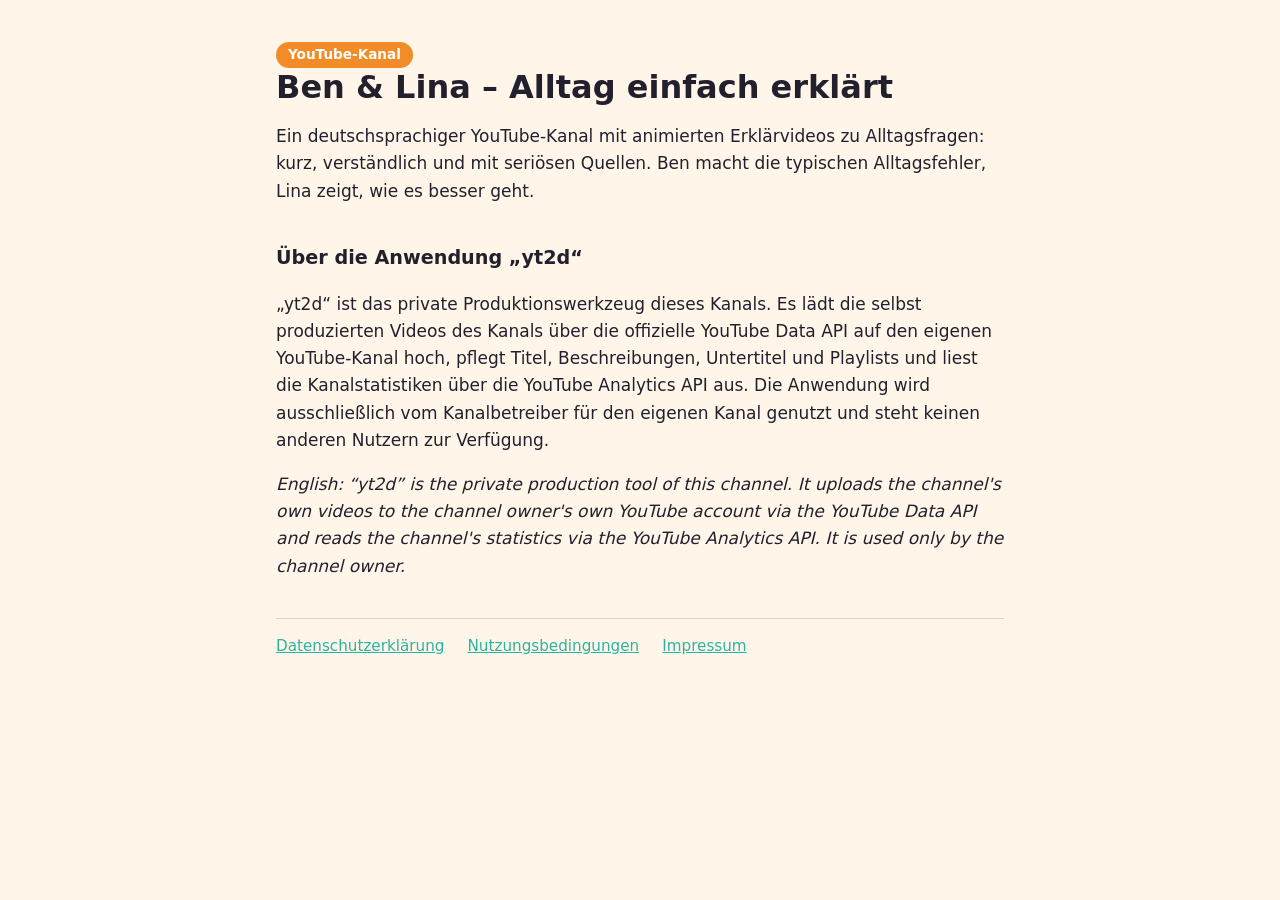
<file: index.html>
<!doctype html>
<html lang="de">
<head>
<meta charset="utf-8">
<meta name="viewport" content="width=device-width, initial-scale=1">
<title>Ben &amp; Lina – Alltag einfach erklärt</title>
<link rel="stylesheet" href="style.css">
</head>
<body>
<main>
<span class="tag">YouTube-Kanal</span>
<h1>Ben &amp; Lina – Alltag einfach erklärt</h1>
<p>Ein deutschsprachiger YouTube-Kanal mit animierten Erklärvideos zu Alltagsfragen: kurz, verständlich und mit seriösen Quellen. Ben macht die typischen Alltagsfehler, Lina zeigt, wie es besser geht.</p>

<h2>Über die Anwendung „yt2d“</h2>
<p>„yt2d“ ist das private Produktionswerkzeug dieses Kanals. Es lädt die selbst produzierten Videos des Kanals über die offizielle YouTube Data API auf den eigenen YouTube-Kanal hoch, pflegt Titel, Beschreibungen, Untertitel und Playlists und liest die Kanalstatistiken über die YouTube Analytics API aus. Die Anwendung wird ausschließlich vom Kanalbetreiber für den eigenen Kanal genutzt und steht keinen anderen Nutzern zur Verfügung.</p>
<p lang="en"><em>English: “yt2d” is the private production tool of this channel. It uploads the channel's own videos to the channel owner's own YouTube account via the YouTube Data API and reads the channel's statistics via the YouTube Analytics API. It is used only by the channel owner.</em></p>

<nav>
<a href="datenschutz.html">Datenschutzerklärung</a>
<a href="nutzungsbedingungen.html">Nutzungsbedingungen</a>
<a href="impressum.html">Impressum</a>
</nav>
</main>
</body>
</html>
</file>
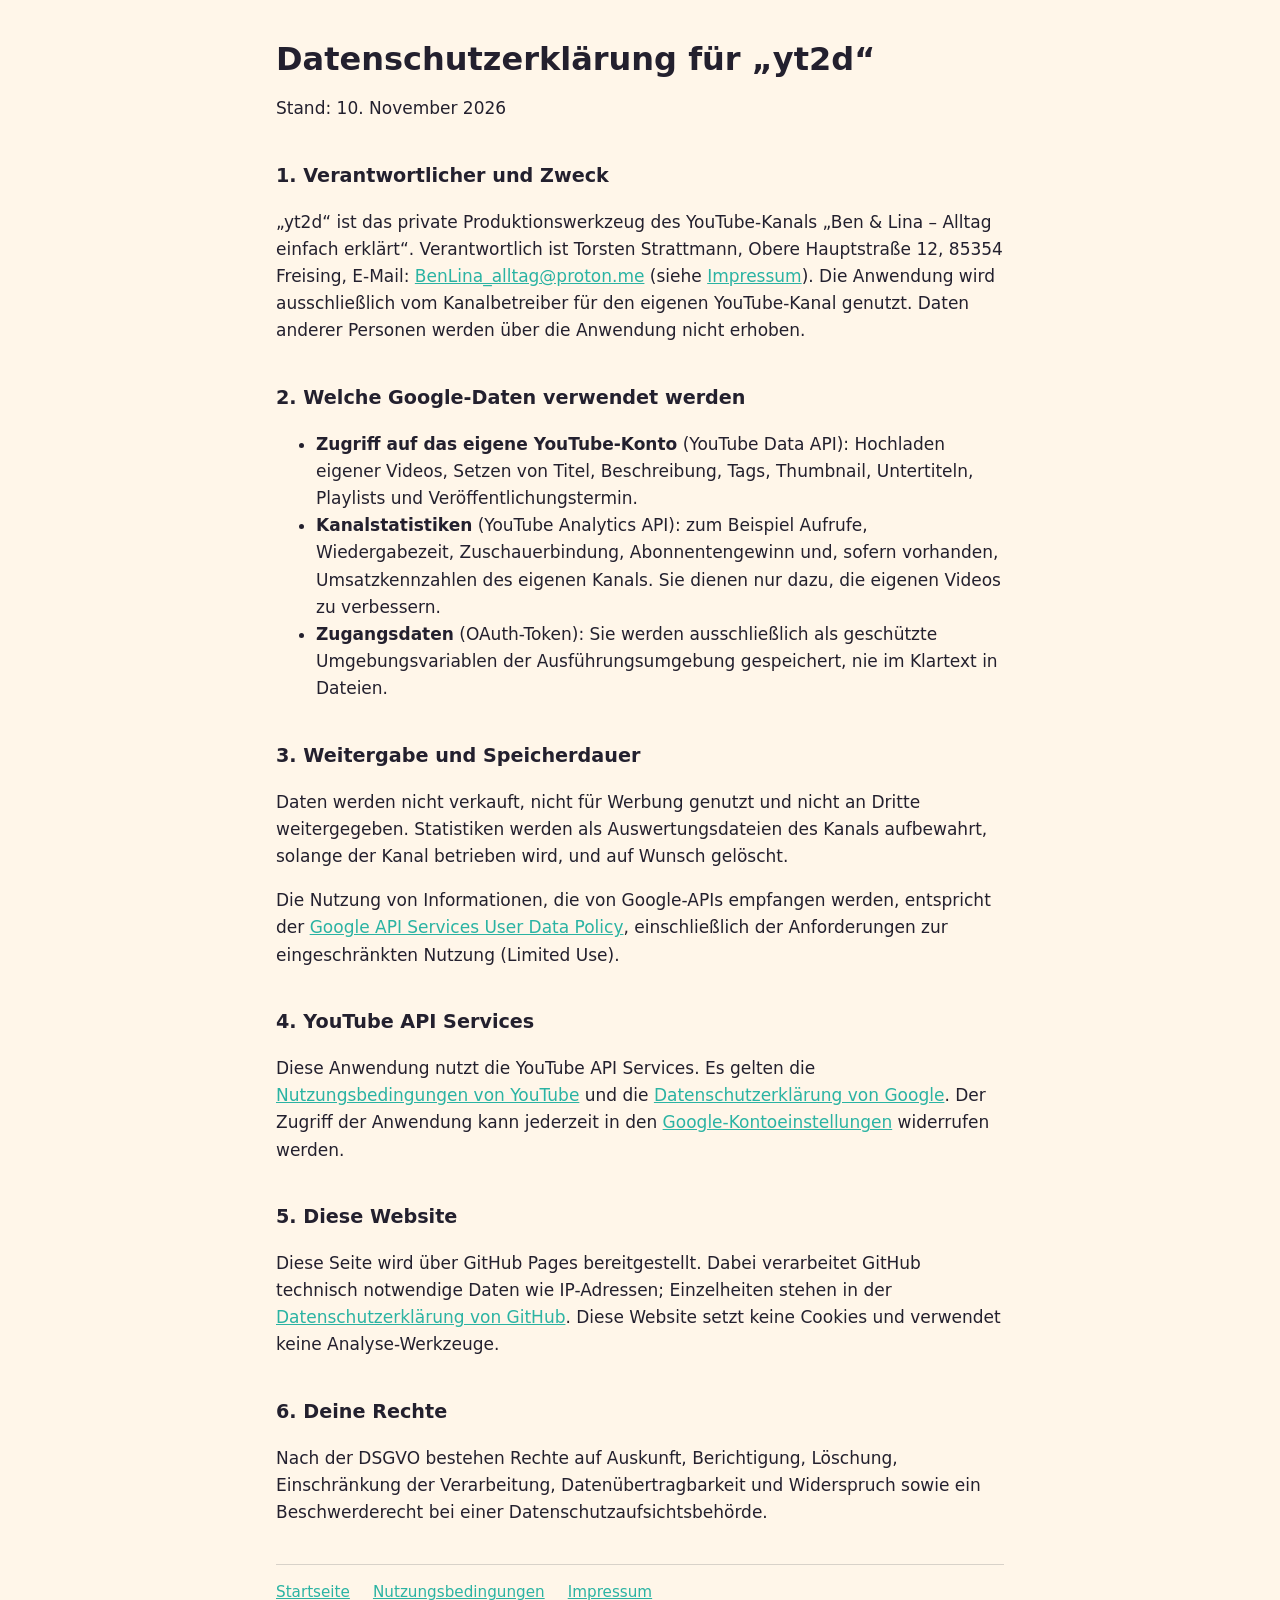
<file: datenschutz.html>
<!doctype html>
<html lang="de">
<head>
<meta charset="utf-8">
<meta name="viewport" content="width=device-width, initial-scale=1">
<title>Datenschutzerklärung – yt2d</title>
<link rel="stylesheet" href="style.css">
</head>
<body>
<main>
<h1>Datenschutzerklärung für „yt2d“</h1>
<p>Stand: 10. November 2026</p>

<h2>1. Verantwortlicher und Zweck</h2>
<p>„yt2d“ ist das private Produktionswerkzeug des YouTube-Kanals „Ben &amp; Lina – Alltag einfach erklärt“. Verantwortlich ist Torsten Strattmann, Obere Hauptstraße 12, 85354 Freising, E-Mail: <a href="mailto:BenLina_alltag@proton.me">BenLina_alltag@proton.me</a> (siehe <a href="impressum.html">Impressum</a>). Die Anwendung wird ausschließlich vom Kanalbetreiber für den eigenen YouTube-Kanal genutzt. Daten anderer Personen werden über die Anwendung nicht erhoben.</p>

<h2>2. Welche Google-Daten verwendet werden</h2>
<ul>
<li><strong>Zugriff auf das eigene YouTube-Konto</strong> (YouTube Data API): Hochladen eigener Videos, Setzen von Titel, Beschreibung, Tags, Thumbnail, Untertiteln, Playlists und Veröffentlichungstermin.</li>
<li><strong>Kanalstatistiken</strong> (YouTube Analytics API): zum Beispiel Aufrufe, Wiedergabezeit, Zuschauerbindung, Abonnentengewinn und, sofern vorhanden, Umsatzkennzahlen des eigenen Kanals. Sie dienen nur dazu, die eigenen Videos zu verbessern.</li>
<li><strong>Zugangsdaten</strong> (OAuth-Token): Sie werden ausschließlich als geschützte Umgebungsvariablen der Ausführungsumgebung gespeichert, nie im Klartext in Dateien.</li>
</ul>

<h2>3. Weitergabe und Speicherdauer</h2>
<p>Daten werden nicht verkauft, nicht für Werbung genutzt und nicht an Dritte weitergegeben. Statistiken werden als Auswertungsdateien des Kanals aufbewahrt, solange der Kanal betrieben wird, und auf Wunsch gelöscht.</p>
<p>Die Nutzung von Informationen, die von Google-APIs empfangen werden, entspricht der <a href="https://developers.google.com/terms/api-services-user-data-policy">Google API Services User Data Policy</a>, einschließlich der Anforderungen zur eingeschränkten Nutzung (Limited Use).</p>

<h2>4. YouTube API Services</h2>
<p>Diese Anwendung nutzt die YouTube API Services. Es gelten die <a href="https://www.youtube.com/t/terms">Nutzungsbedingungen von YouTube</a> und die <a href="https://policies.google.com/privacy">Datenschutzerklärung von Google</a>. Der Zugriff der Anwendung kann jederzeit in den <a href="https://myaccount.google.com/connections">Google-Kontoeinstellungen</a> widerrufen werden.</p>

<h2>5. Diese Website</h2>
<p>Diese Seite wird über GitHub Pages bereitgestellt. Dabei verarbeitet GitHub technisch notwendige Daten wie IP-Adressen; Einzelheiten stehen in der <a href="https://docs.github.com/de/site-policy/privacy-policies/github-general-privacy-statement">Datenschutzerklärung von GitHub</a>. Diese Website setzt keine Cookies und verwendet keine Analyse-Werkzeuge.</p>

<h2>6. Deine Rechte</h2>
<p>Nach der DSGVO bestehen Rechte auf Auskunft, Berichtigung, Löschung, Einschränkung der Verarbeitung, Datenübertragbarkeit und Widerspruch sowie ein Beschwerderecht bei einer Datenschutzaufsichtsbehörde.</p>

<nav>
<a href="index.html">Startseite</a>
<a href="nutzungsbedingungen.html">Nutzungsbedingungen</a>
<a href="impressum.html">Impressum</a>
</nav>
</main>
</body>
</html>
</file>
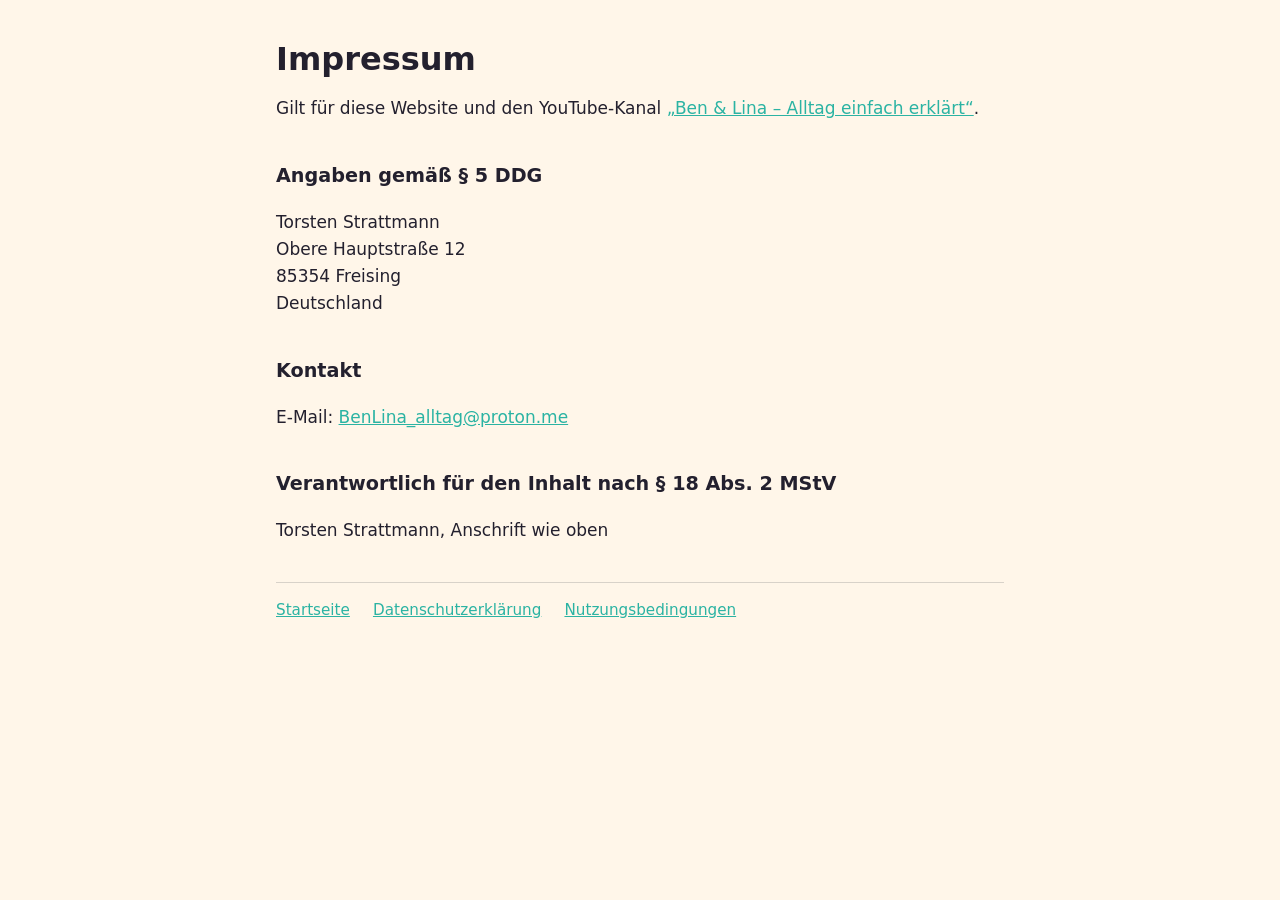
<file: impressum.html>
<!doctype html>
<html lang="de">
<head>
<meta charset="utf-8">
<meta name="viewport" content="width=device-width, initial-scale=1">
<title>Impressum – Ben &amp; Lina</title>
<link rel="stylesheet" href="style.css">
</head>
<body>
<main>
<h1>Impressum</h1>
<p>Gilt für diese Website und den YouTube-Kanal <a href="https://www.youtube.com/channel/UC4_-mI_t3pE85xLe6RaRfVg">„Ben &amp; Lina – Alltag einfach erklärt“</a>.</p>

<h2>Angaben gemäß § 5 DDG</h2>
<p>Torsten Strattmann<br>Obere Hauptstraße 12<br>85354 Freising<br>Deutschland</p>

<h2>Kontakt</h2>
<p>E-Mail: <a href="mailto:BenLina_alltag@proton.me">BenLina_alltag@proton.me</a></p>

<h2>Verantwortlich für den Inhalt nach § 18 Abs. 2 MStV</h2>
<p>Torsten Strattmann, Anschrift wie oben</p>

<nav>
<a href="index.html">Startseite</a>
<a href="datenschutz.html">Datenschutzerklärung</a>
<a href="nutzungsbedingungen.html">Nutzungsbedingungen</a>
</nav>
</main>
</body>
</html>
</file>
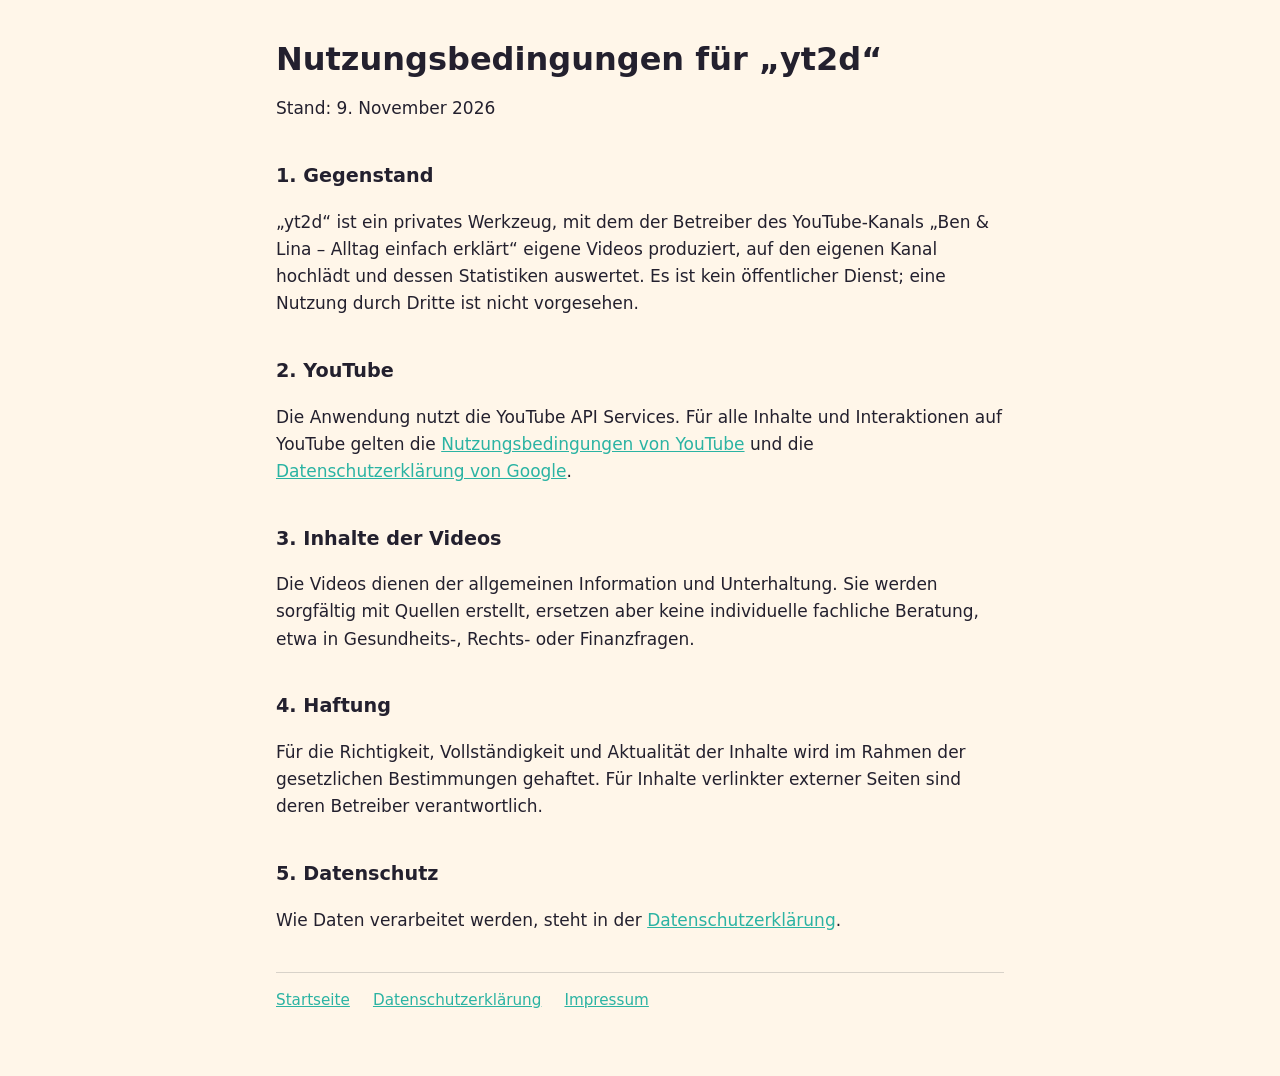
<file: nutzungsbedingungen.html>
<!doctype html>
<html lang="de">
<head>
<meta charset="utf-8">
<meta name="viewport" content="width=device-width, initial-scale=1">
<title>Nutzungsbedingungen – yt2d</title>
<link rel="stylesheet" href="style.css">
</head>
<body>
<main>
<h1>Nutzungsbedingungen für „yt2d“</h1>
<p>Stand: 9. November 2026</p>

<h2>1. Gegenstand</h2>
<p>„yt2d“ ist ein privates Werkzeug, mit dem der Betreiber des YouTube-Kanals „Ben &amp; Lina – Alltag einfach erklärt“ eigene Videos produziert, auf den eigenen Kanal hochlädt und dessen Statistiken auswertet. Es ist kein öffentlicher Dienst; eine Nutzung durch Dritte ist nicht vorgesehen.</p>

<h2>2. YouTube</h2>
<p>Die Anwendung nutzt die YouTube API Services. Für alle Inhalte und Interaktionen auf YouTube gelten die <a href="https://www.youtube.com/t/terms">Nutzungsbedingungen von YouTube</a> und die <a href="https://policies.google.com/privacy">Datenschutzerklärung von Google</a>.</p>

<h2>3. Inhalte der Videos</h2>
<p>Die Videos dienen der allgemeinen Information und Unterhaltung. Sie werden sorgfältig mit Quellen erstellt, ersetzen aber keine individuelle fachliche Beratung, etwa in Gesundheits-, Rechts- oder Finanzfragen.</p>

<h2>4. Haftung</h2>
<p>Für die Richtigkeit, Vollständigkeit und Aktualität der Inhalte wird im Rahmen der gesetzlichen Bestimmungen gehaftet. Für Inhalte verlinkter externer Seiten sind deren Betreiber verantwortlich.</p>

<h2>5. Datenschutz</h2>
<p>Wie Daten verarbeitet werden, steht in der <a href="datenschutz.html">Datenschutzerklärung</a>.</p>

<nav>
<a href="index.html">Startseite</a>
<a href="datenschutz.html">Datenschutzerklärung</a>
<a href="impressum.html">Impressum</a>
</nav>
</main>
</body>
</html>
</file>
<file: style.css>
:root{--ink:#23202E;--paper:#FFF6E9;--mint:#2BB3A3;--orange:#F28C28;--muted:#5d586b}
@media (prefers-color-scheme:dark){:root{--ink:#F3EEF9;--paper:#1d1b26;--muted:#b9b3c7}}
*{box-sizing:border-box}
body{margin:0;background:var(--paper);color:var(--ink);font:17px/1.6 system-ui,-apple-system,"Segoe UI",Roboto,sans-serif}
main{max-width:760px;margin:0 auto;padding:40px 16px 64px}
h1{font-size:2rem;line-height:1.2;margin:0 0 .4em}
h2{font-size:1.2rem;margin:2em 0 .4em}
a{color:var(--mint)}
.tag{display:inline-block;background:var(--orange);color:#fff;border-radius:999px;padding:2px 12px;font-weight:700;font-size:.85rem}
nav{margin-top:2.5em;padding-top:1em;border-top:1px solid rgba(127,127,127,.3);font-size:.95rem;color:var(--muted)}
nav a{margin-right:1.2em}
</file>
